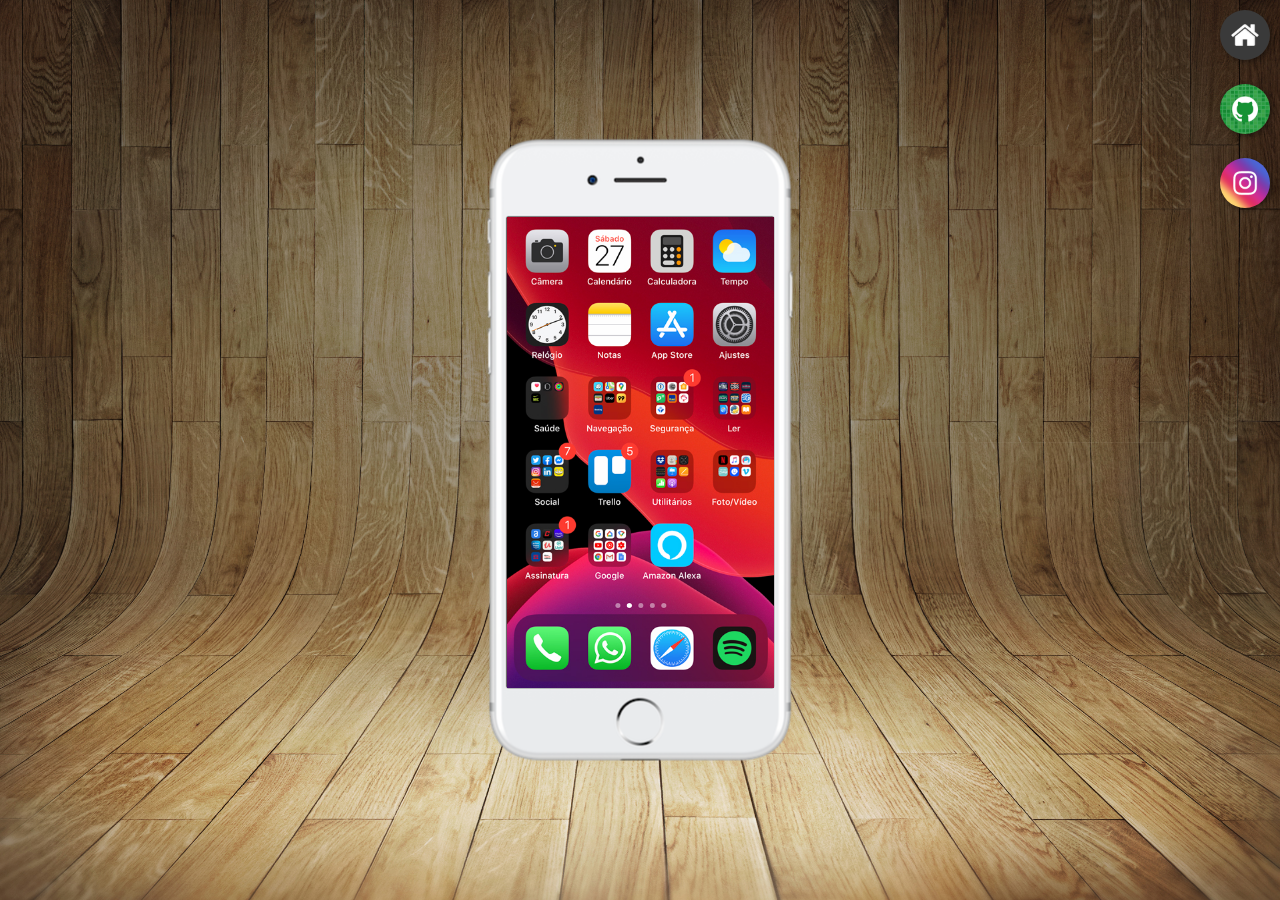
<file: index.html>
<!DOCTYPE html>
<html lang="pt-br">
<head>
    <meta charset="UTF-8">
    <meta name="viewport" content="width=device-width, initial-scale=1.0">
    <title>Projeto Social</title>
    <link rel="shortcut icon" href="favicon.ico" type="image/x-icon">
    <link rel="stylesheet" href="estilos/style.css">
</head>
<body>
    <main>
        <section id="Telefone">
            <iframe src="home.html" name="tela" id="tela" frameborder="0"></iframe>
        </section>
        <section id="redes-sociais">
            <a href="home.html" target="tela"><img src="imagens/logo-home.jpg" alt=""></a> <br>
           <a href="github.html" target="tela"><img src="imagens/logo-github.jpg" alt=""></a> <br>
           <a href="instagram.html" target="tela"><img src="imagens/logo-instagram.jpg" alt=""></a>
        

        </section>
    </main>
</body>
</html>
</file>
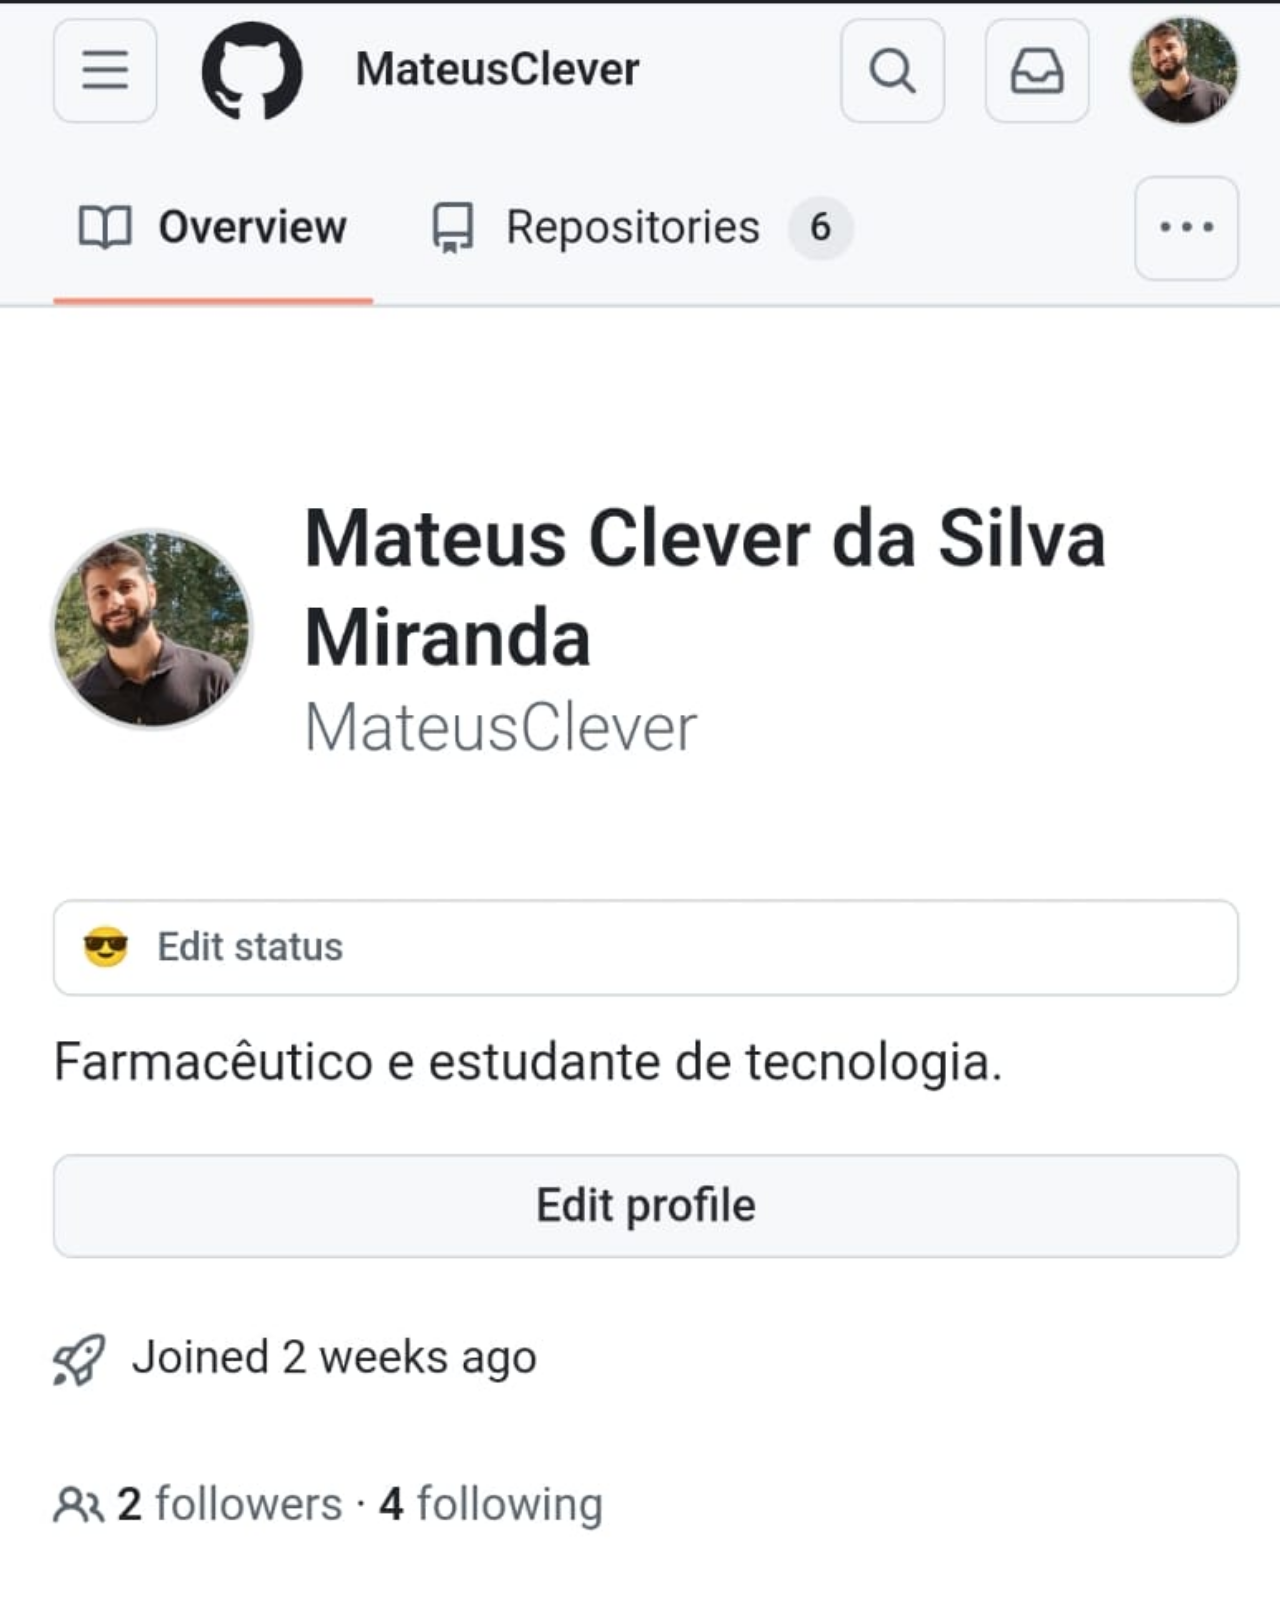
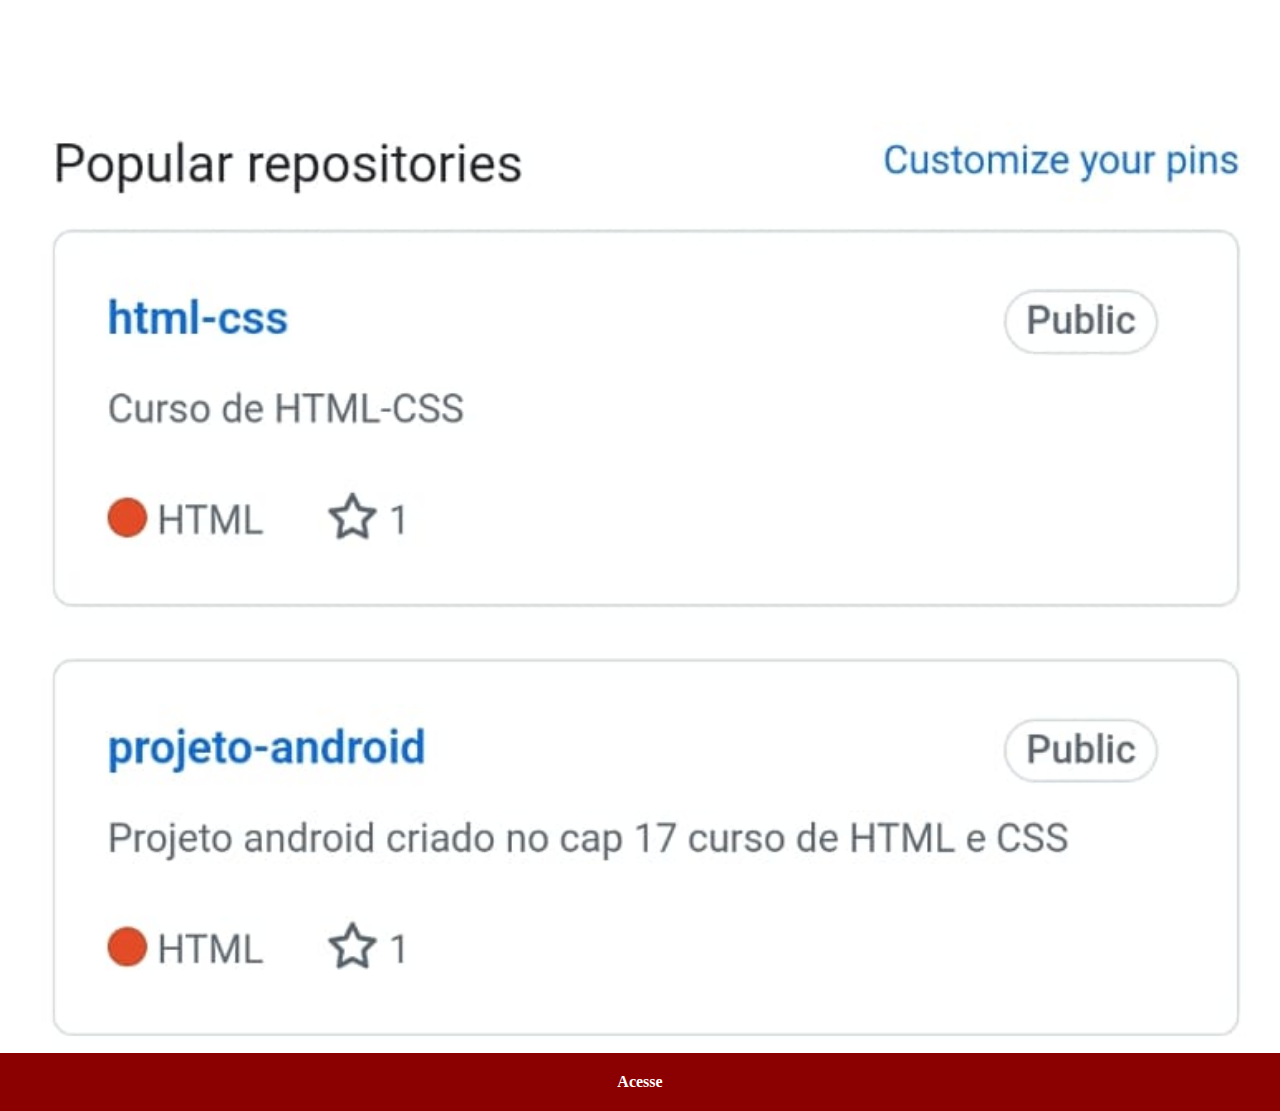
<file: github.html>
<!DOCTYPE html>
<html lang="en">
<head>
    <meta charset="UTF-8">
    <meta name="viewport" content="width=device-width, initial-scale=1.0">
    <title>github</title>
    <link rel="stylesheet" href="estilos/estilo.css">
</head>
<body>
   <img src="imagens/WhatsApp Image 2024-12-11 at 15.42.50.jpeg" alt="">
    <a href="https://github.com/MateusClever" target="_blank">Acesse</a>
</body>
</html>
</file>
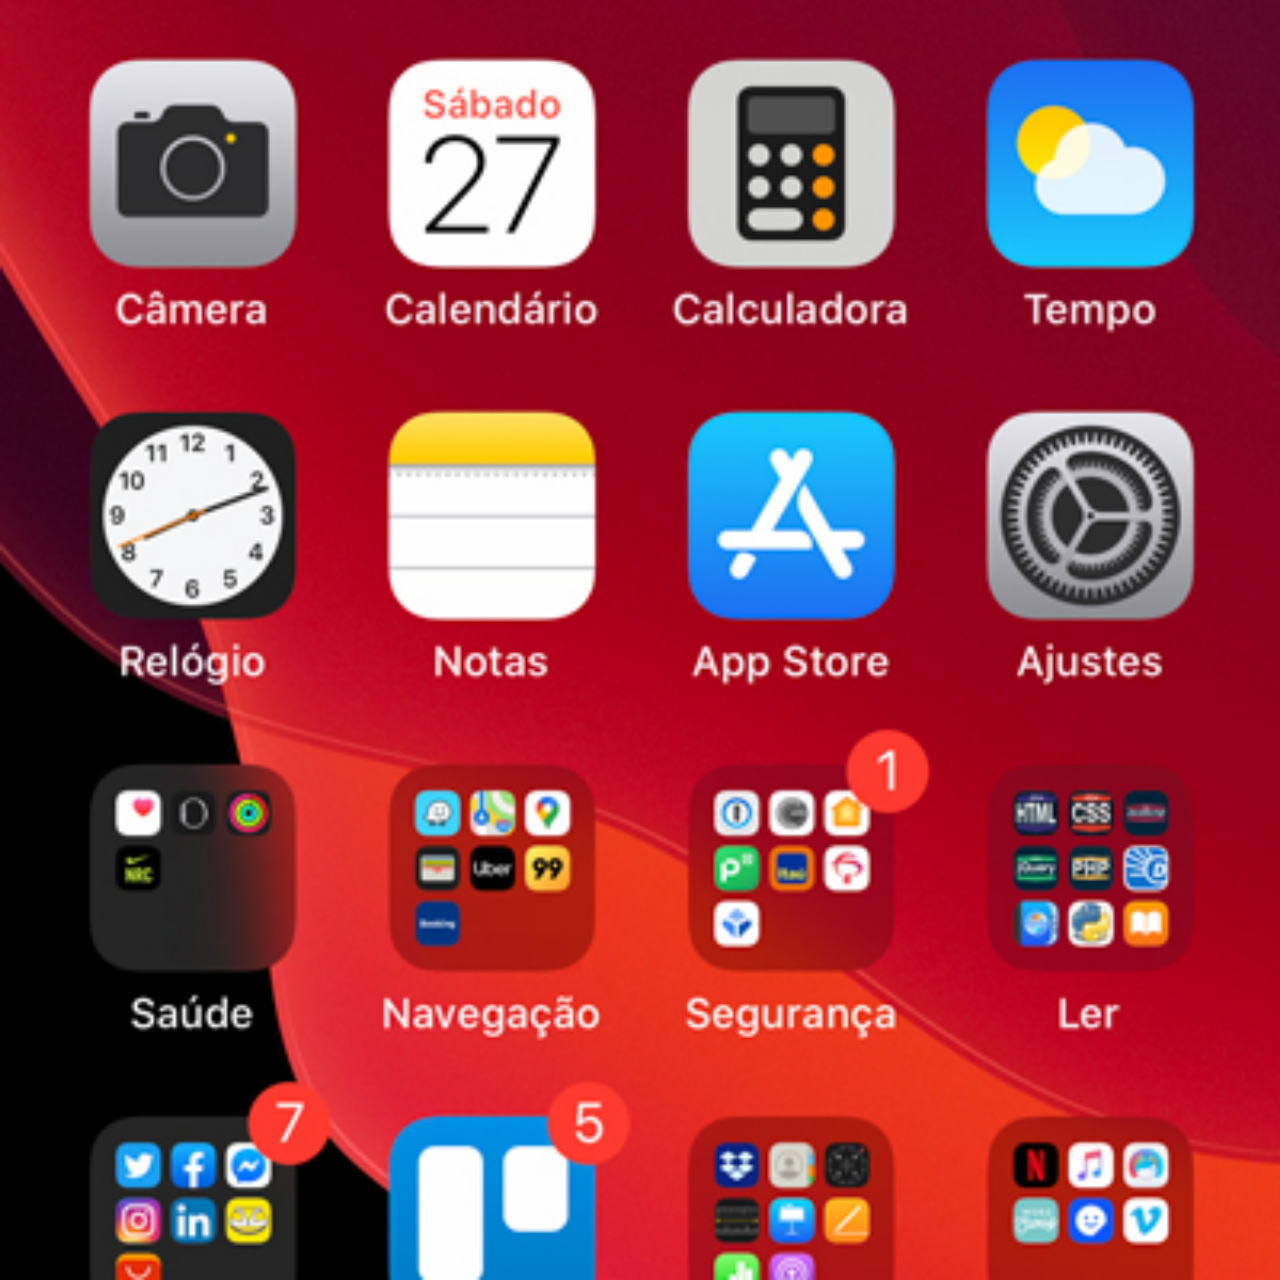
<file: home.html>
<!DOCTYPE html>
<html lang="pt-br">
<head>
    <meta charset="UTF-8">
    <meta name="viewport" content="width=device-width, initial-scale=1.0">
    <title>Home</title>
</head>
<style>
    ::-webkit-scrollbar{
        width: 0px;
        height: 0px;
    }
    *{
        margin: 0px;
        padding: 0px;
    }
    body{
        width: 100vh;
        height: 100vw;
        background: rgb(0, 0, 0) url(imagens/tela-home.jpg) no-repeat top center;
        background-size: cover;
        background-attachment: fixed;
        
    }
</style>
<body>
    
</body>
</html>
</file>
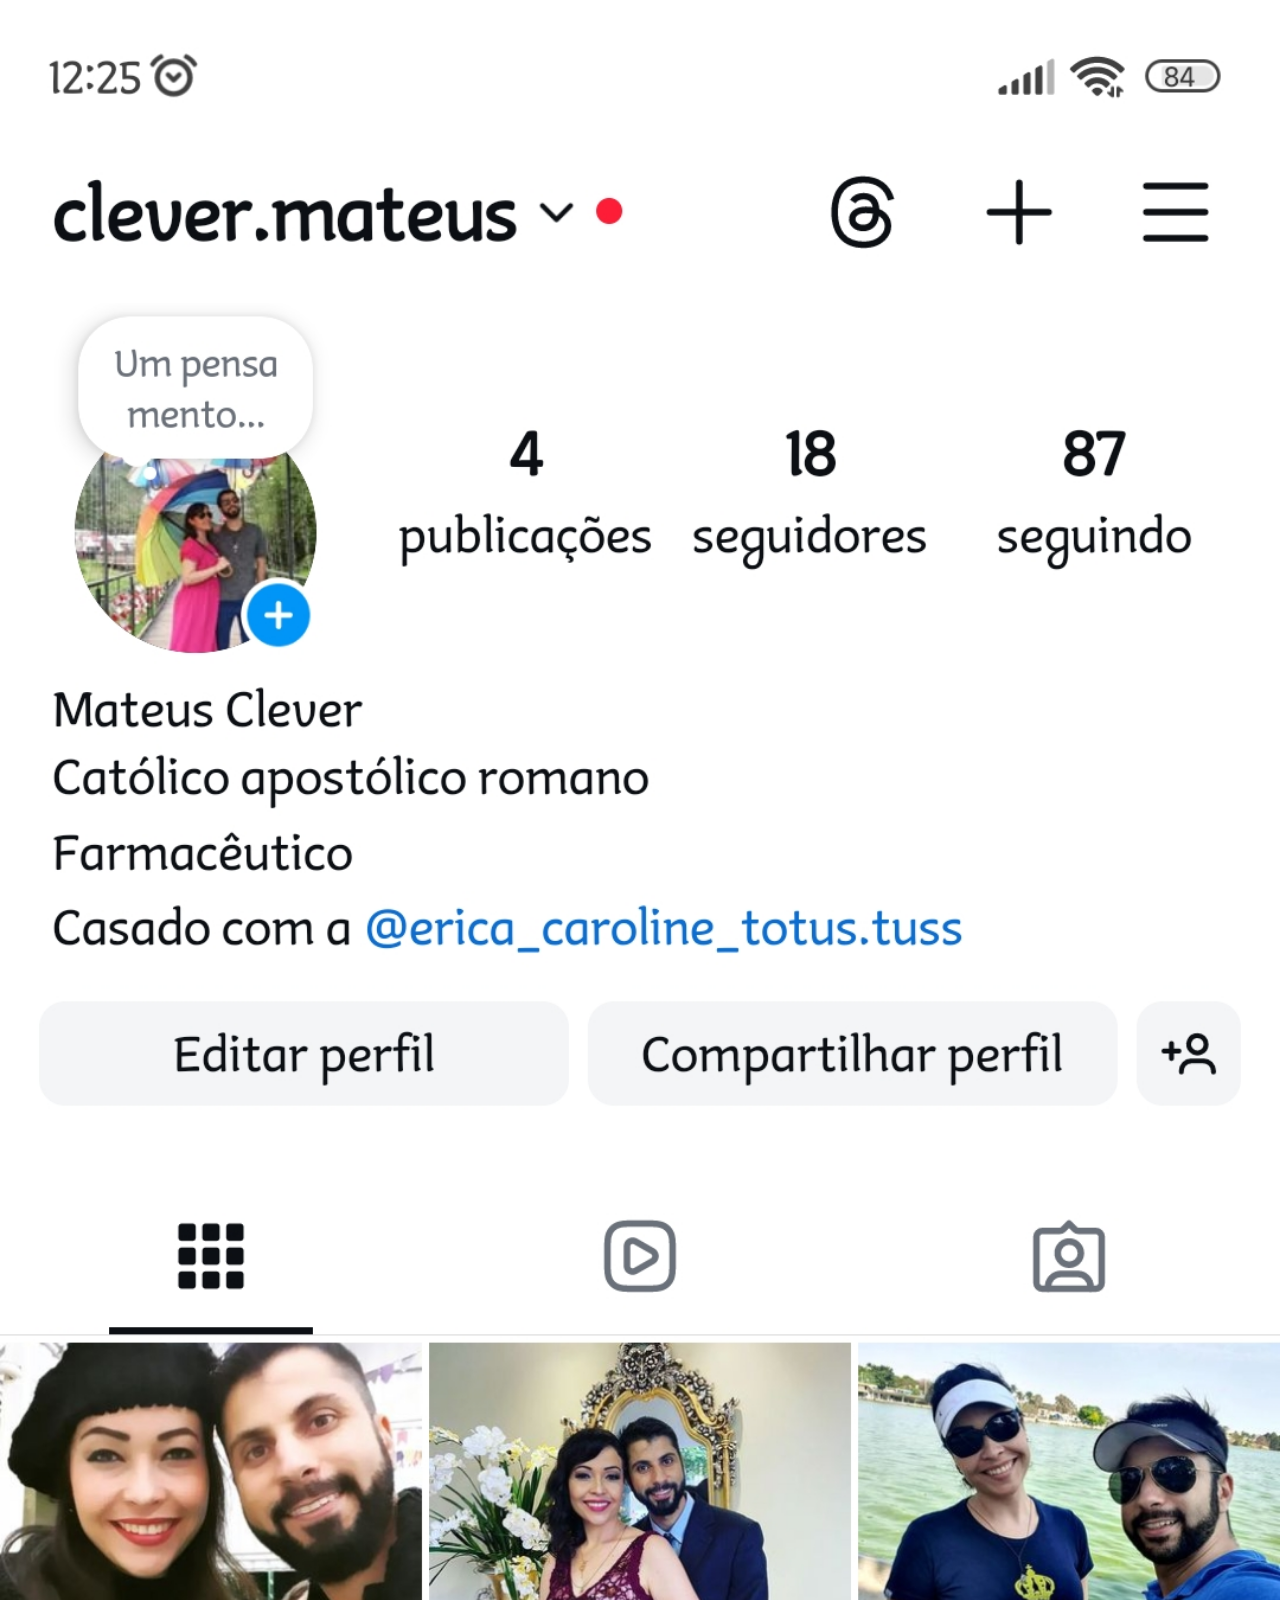
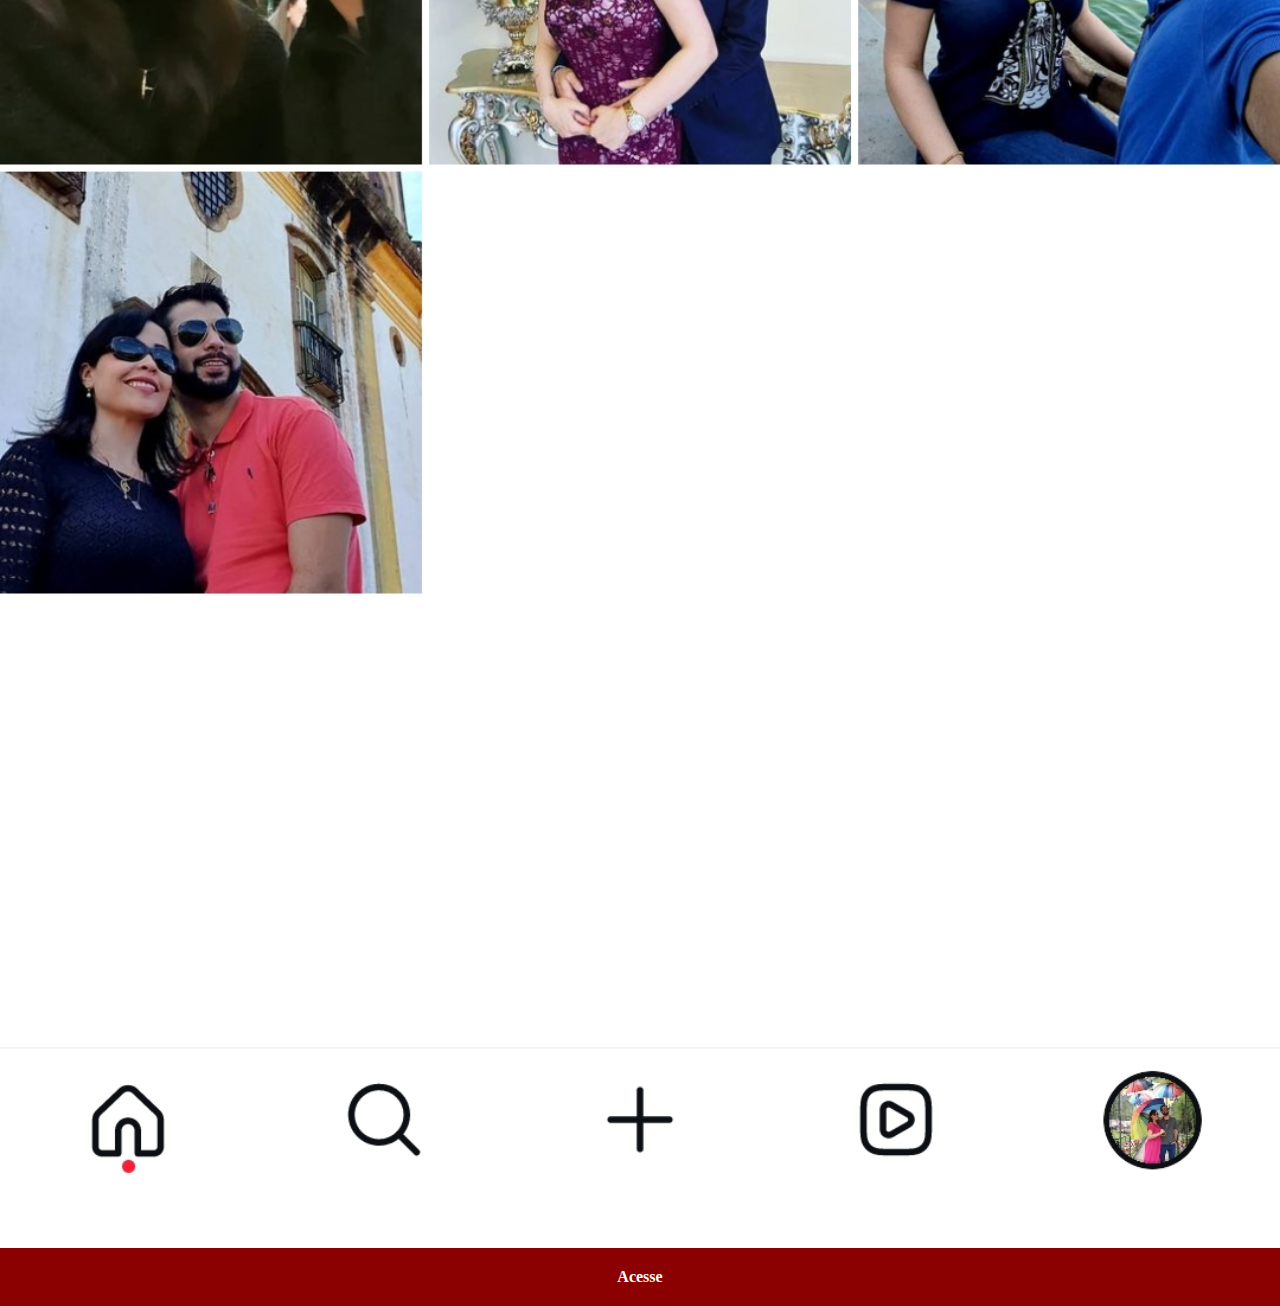
<file: instagram.html>
<!DOCTYPE html>
<html lang="en">
<head>
    <meta charset="UTF-8">
    <meta name="viewport" content="width=device-width, initial-scale=1.0">
    <title>github</title>
    <link rel="stylesheet" href="estilos/estilo.css">
</head>
<body>
    <img src="imagens/1733930961375.jpg" alt="">
    <a href="https://www.instagram.com/clever.mateus/" target="_blank">Acesse</a>
</body>
</html>
</file>
<file: estilos/style.css>
@charset "UTF-8";

::-webkit-scrollbar{
    width: 0px;
    height: 0px;
}
*{
    margin:0px;
    padding: 0px;
    font-family: Arial, Helvetica, sans-serif
}
html, body {
    height: 100vh;
    width: 100vw;
    background-color:black;
}
body{
    background: url(../imagens/fundo-madeira.jpg) no-repeat top center;
    background-size: cover;
    background-attachment: fixed;
}
main {
    height: 100vh;
    position: relative;
}
section#Telefone{
    position: absolute;
    top: 50%;
    left: 50%;
    transform: translate(-50%, -50%);
    height: 627px;
    width: 311px;
   background: url(../imagens/frame-iphone.png) no-repeat;
}
iframe#tela{
    position: relative;
    top: 80px;
    left: 22px;
    width:267px;
    height: 471px;
}
section#redes-sociais{
    text-align: right;
}
section#redes-sociais img{
    border-radius: 50%;
    box-shadow: 2px 2px 5px rgba(0, 0, 0, 0.400);
    box-sizing: border-box;
    width: 50px;
    margin: 10px;
}
section#redes-sociais img:hover{
    border: 2px solid rgba(255, 255, 255, 0.637);
}
</file>
<file: estilos/estilo.css>
@charset "UTF-8";

*{
    margin: 0px;
    padding: 0px;
}
::-webkit-scrollbar{
    width: 0px;
    height: 0px;
}
img{
    width: 100vw;
}
a{
    display: block;
    background-color: darkred;
    color: white;
    padding: 20px;
    text-align: center;
    font-weight: bolder;
    text-decoration: none;
}
a:hover{
    background-color: red;
}
</file>
